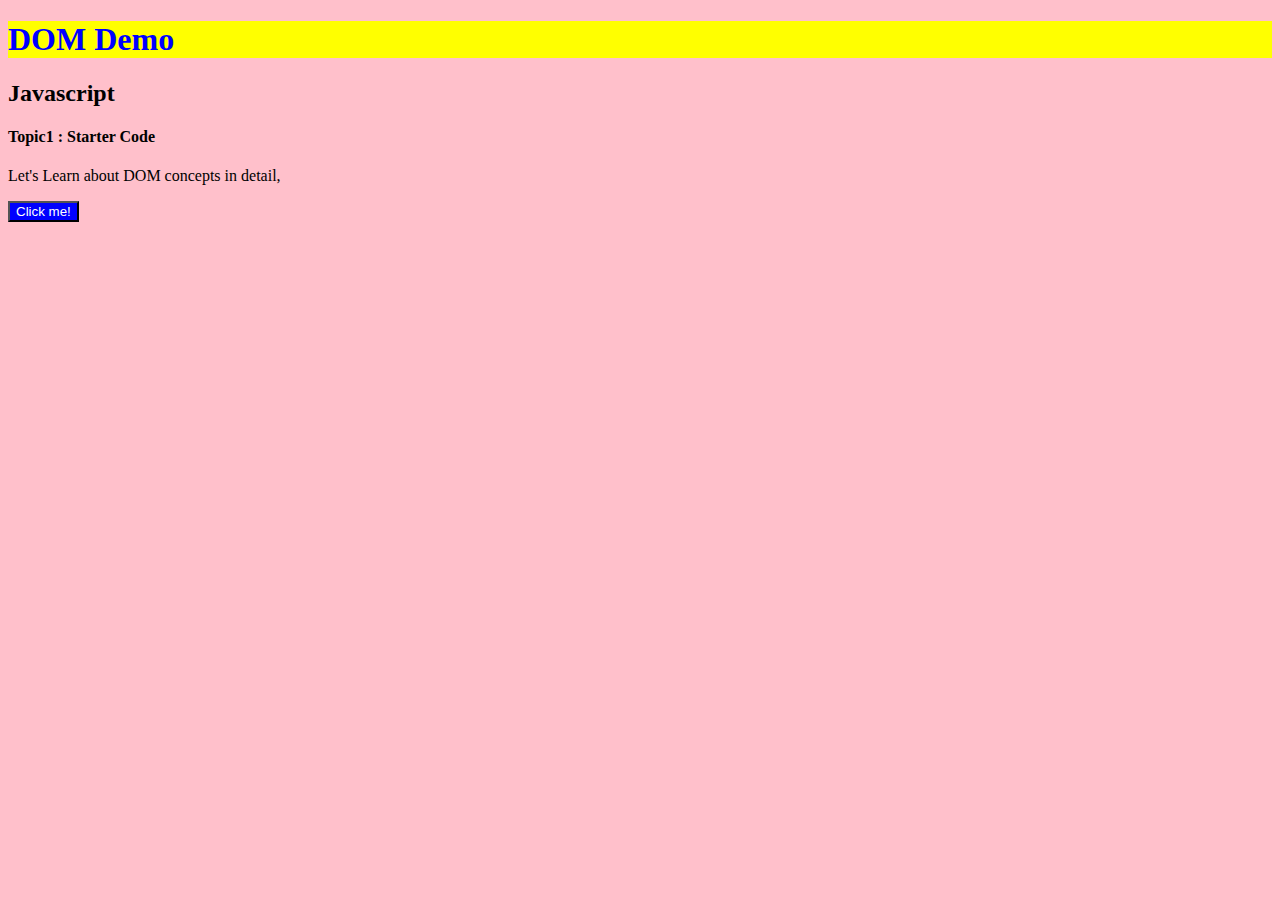
<file: previous tasks/DOM/index.html>
<!DOCTYPE html>
<html lang="en">
<head>
    <meta charset="UTF-8">
    <meta name="viewport" content="width=device-width, initial-scale=1.0">
    <title>Document</title>
    <link rel="stylesheet" href="style.css">
</head>
<body>
    <h1 class="heading-class">DOM Demo</h1>
    <h2 class="heading-class">Javascript</h2>
    <h4 class="heading-class">Topic1 : Starter Code</h4>
    <p>Let's Learn about DOM concepts in detail,</p>
    <button>Click me!</button>
    
    <script src="script.js"></script>
</body>
</html>
</file>
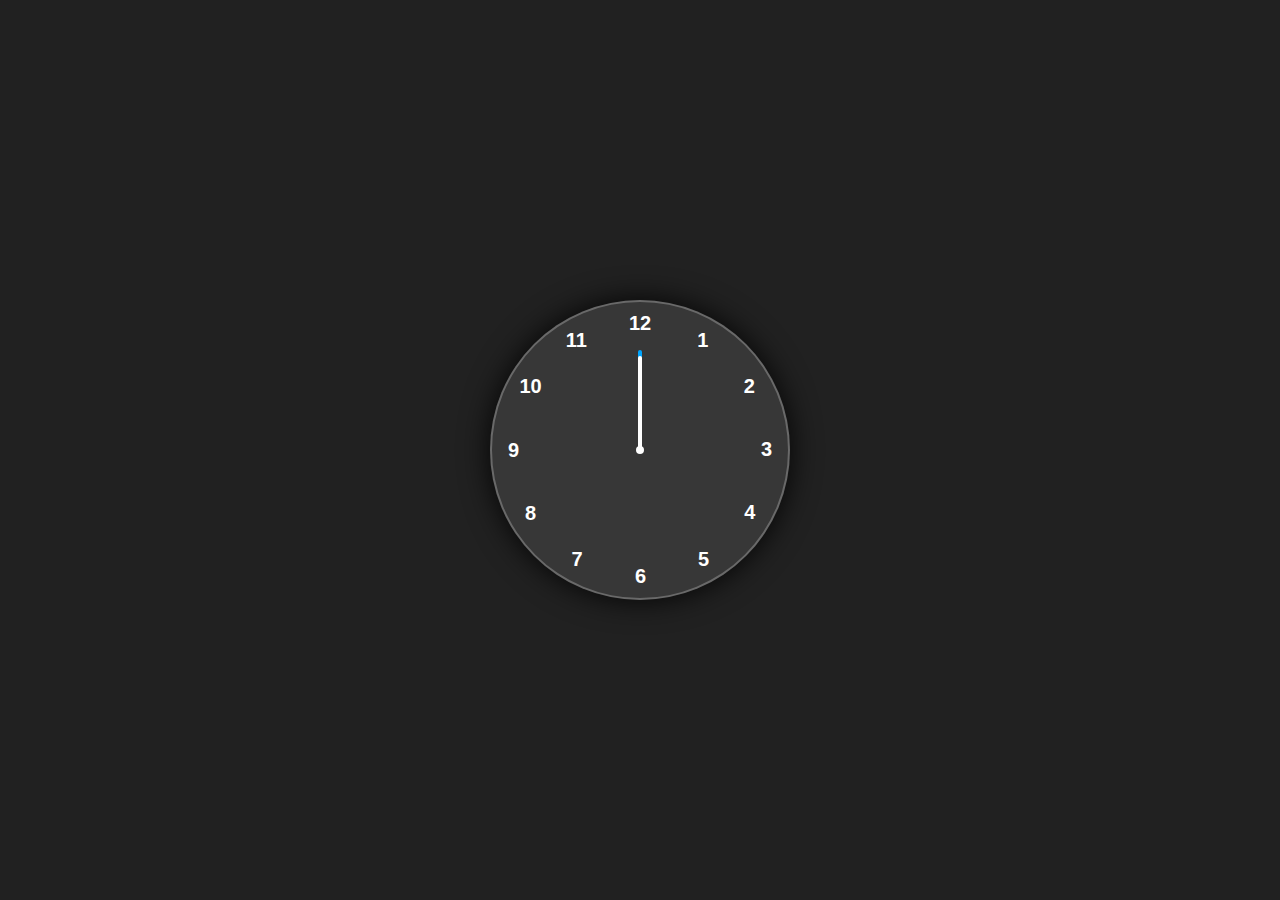
<file: previous tasks/project(analogclock)/index.html>
<!DOCTYPE html>
<html lang="en">
<head>
    <meta charset="UTF-8">
    <meta name="viewport" content="width=device-width, initial-scale=1.0">
    <title>Analog Clock</title>
    <link rel="stylesheet" href="style.css">
</head>
<body>
    <div class="container">
        <div class="clock">

            <div style="--clr:#ff3d58; --h:74px" id="hour" class="hand"><i></i></div>
            <div style="--clr:#00a6ff; --h:100px" id="min" class="hand"><i></i></div>
            <div style="--clr:#ffffff; --h:94px" id="sec" class="hand"><i></i></div>

            <span style="--i:1;"><b>1</b></span>
            <span style="--i:2;"><b>2</b></span>
            <span style="--i:3;"><b>3</b></span>
            <span style="--i:4;"><b>4</b></span>
            <span style="--i:5;"><b>5</b></span>
            <span style="--i:6;"><b>6</b></span>
            <span style="--i:7;"><b>7</b></span>
            <span style="--i:8;"><b>8</b></span>
            <span style="--i:9;"><b>9</b></span>
            <span style="--i:10;"><b>10</b></span>
            <span style="--i:11;"><b>11</b></span>
            <span style="--i:12;"><b>12</b></span>
        </div>
    </div>

    <script src="script.js"></script>
</body>
</html>
</file>
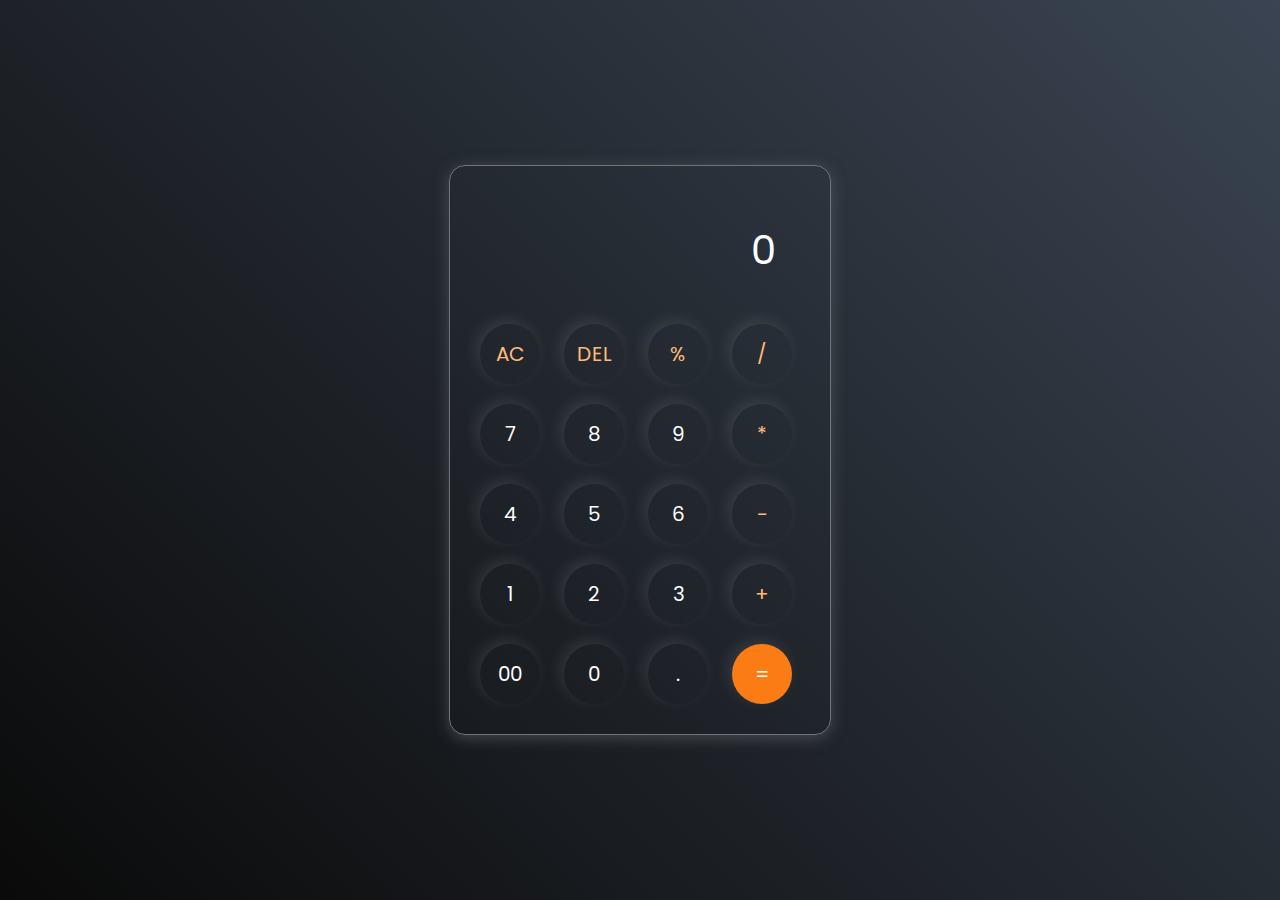
<file: previous tasks/project(Calculator)/index.html>
<!DOCTYPE html>
<html lang="en">
<head>
    <meta charset="UTF-8">
    <meta name="viewport" content="width=device-width, initial-scale=1.0">
    <title>Calculator</title>
    <link rel="stylesheet" href="style.css">
</head>
<body>
    <div class="calculator">
        <input type="text" placeholder="0" id="inputBox">
        <div>
            <button class="operator">AC</button>
            <button class="operator">DEL</button>
            <button class="operator">%</button>
            <button class="operator">/</button>
        </div>
        <div>
            <button>7</button>
            <button>8</button>
            <button>9</button>
            <button class="operator">*</button>
        </div>
        <div>
            <button>4</button>
            <button>5</button>
            <button>6</button>
            <button class="operator">-</button>
        </div>
        <div>
            <button>1</button>
            <button>2</button>
            <button>3</button>
            <button class="operator">+</button>
        </div>
        <div>
            <button>00</button>
            <button>0</button>
            <button>.</button>
            <button class="equalBtn">=</button>
        </div>
    </div>

    <script src="script.js"></script>
</body>
</html>
</file>
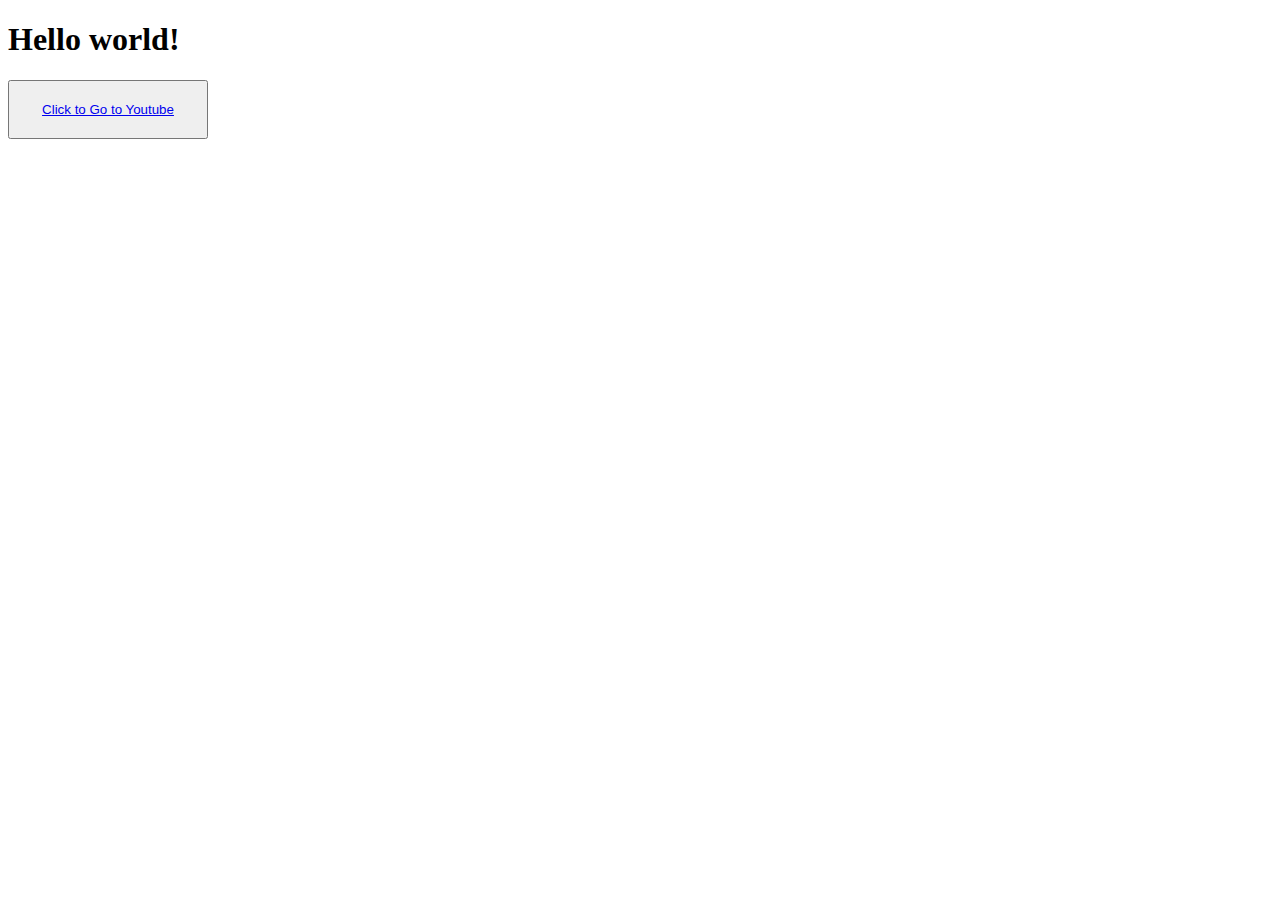
<file: alerts.html>
<!DOCTYPE html>
<html lang="en">
<head>
    <meta charset="UTF-8">
    <meta name="viewport" content="width=device-width, initial-scale=1.0">
    <title>Document</title>
    <style>
        button{
            width: 200px;
            color: #000;
            padding: 20px;
        }
    </style>
</head>
<body>
    <h1>Hello world!</h1>
    <!-- <button><a onclick="alert('Are you sure?')" href="https://www.youtube.com/">Click to Go to Youtube</a></button> -->
    <!-- <button><a onclick="checker()" href="https://www.youtube.com/">Click to Go to Youtube</a></button> -->
    <button class="jumbotron feature" onclick="checker()"><a href="https://www.youtube.com/">Click to Go to Youtube</a></button>

    <!-- <script>alert("Welcome to my website \nIs it working properly?")</script> -->
     <script>
        function checker() {
            var result = confirm('Are You Sure?');
            if(result === false){
                event.preventDefault();
            }
        }
     </script>

</body>
</html>
</file>
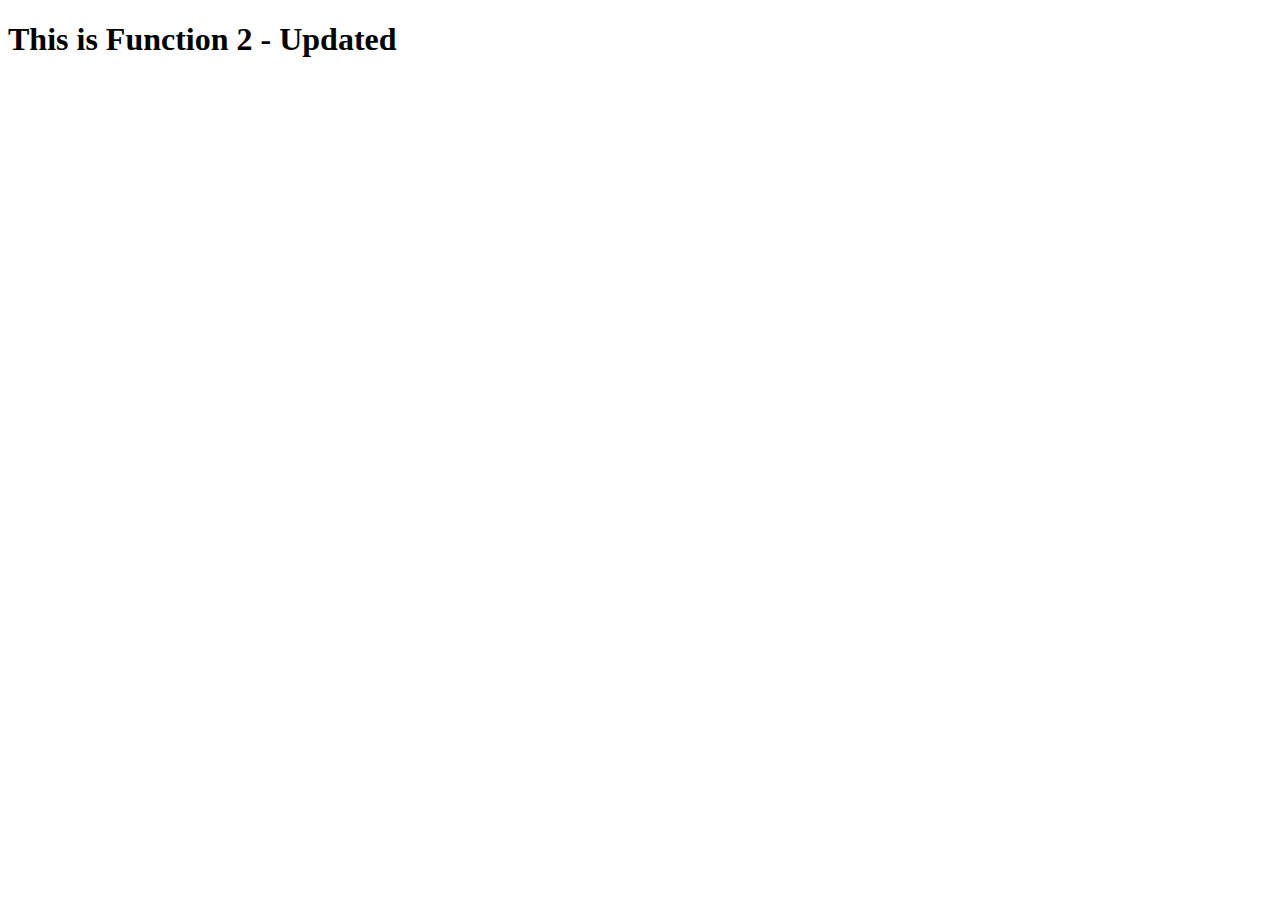
<file: function2.html>
<!DOCTYPE html>
<html lang="en">
<head>
    <meta charset="UTF-8">
    <meta name="viewport" content="width=device-width, initial-scale=1.0">
    <title>Document</title>
</head>
<body>
    <h1 id="title">This is Function 2</h1>

    <script>
        function $(id){
            console.log("ID is : ", id);
            return document.getElementById(id);
        }

        var title = $("title");
        title.innerText = "This is Function 2 - Updated";
    </script>
</body>
</html>
</file>
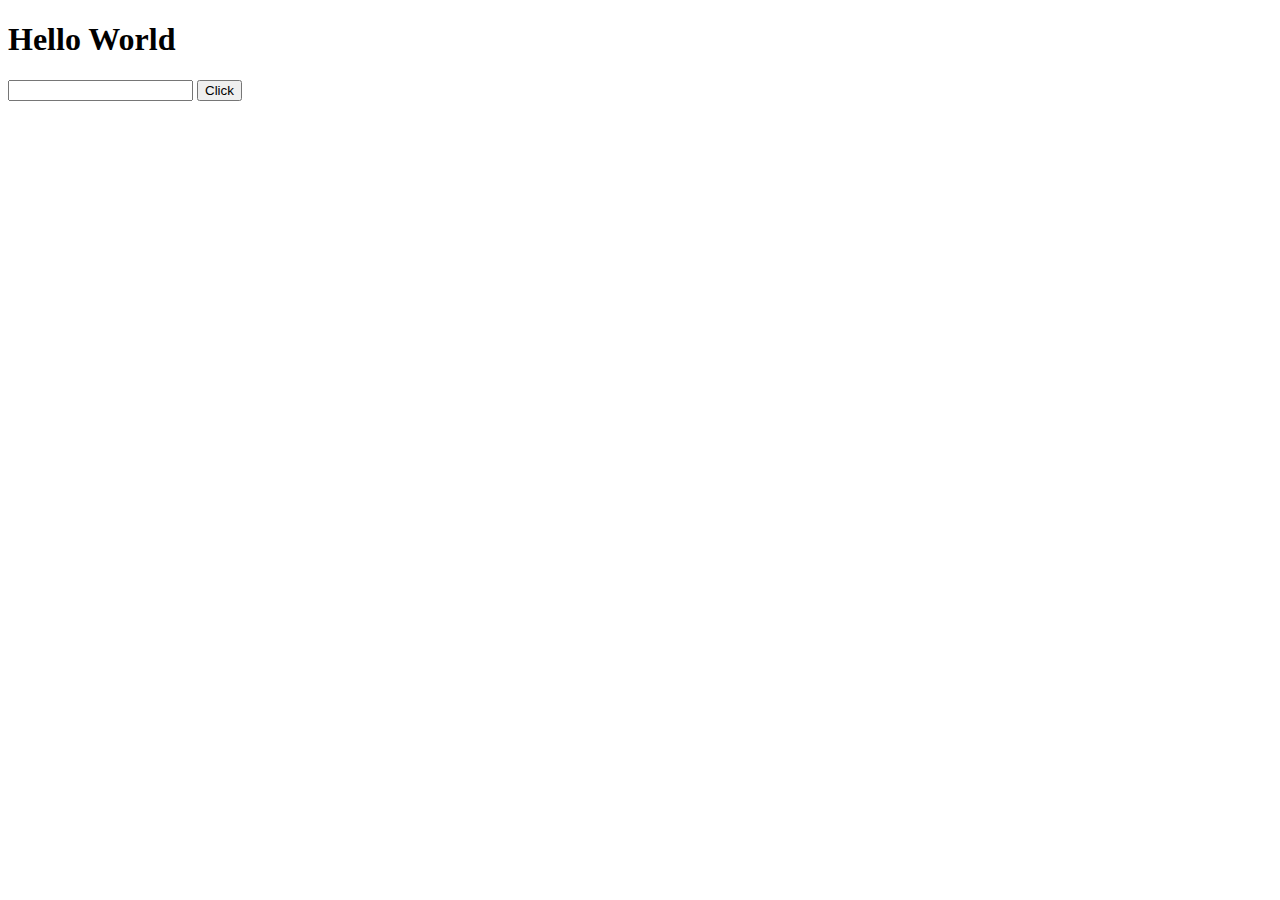
<file: ifelse.html>
<!DOCTYPE html>
<html lang="en">
<head>
    <meta charset="UTF-8">
    <meta name="viewport" content="width=device-width, initial-scale=1.0">
    <title>Document</title>
</head>
<body>
    <h1 id="header">Hello World</h1>
    <input id="inp" type="text"/>
    <button onclick="pressed()">Click</button>

    <script>
        function pressed(){
            var text = document.getElementById("inp").value;
            if(text === "red"){
                document.getElementById("header").style.color = "red";
            } else if(text === "blue"){
                document.getElementById("header").style.color = "blue";
            } else {
                document.getElementById("header").style.color = "black";
            }
        }
    </script>
</body>
</html>
</file>
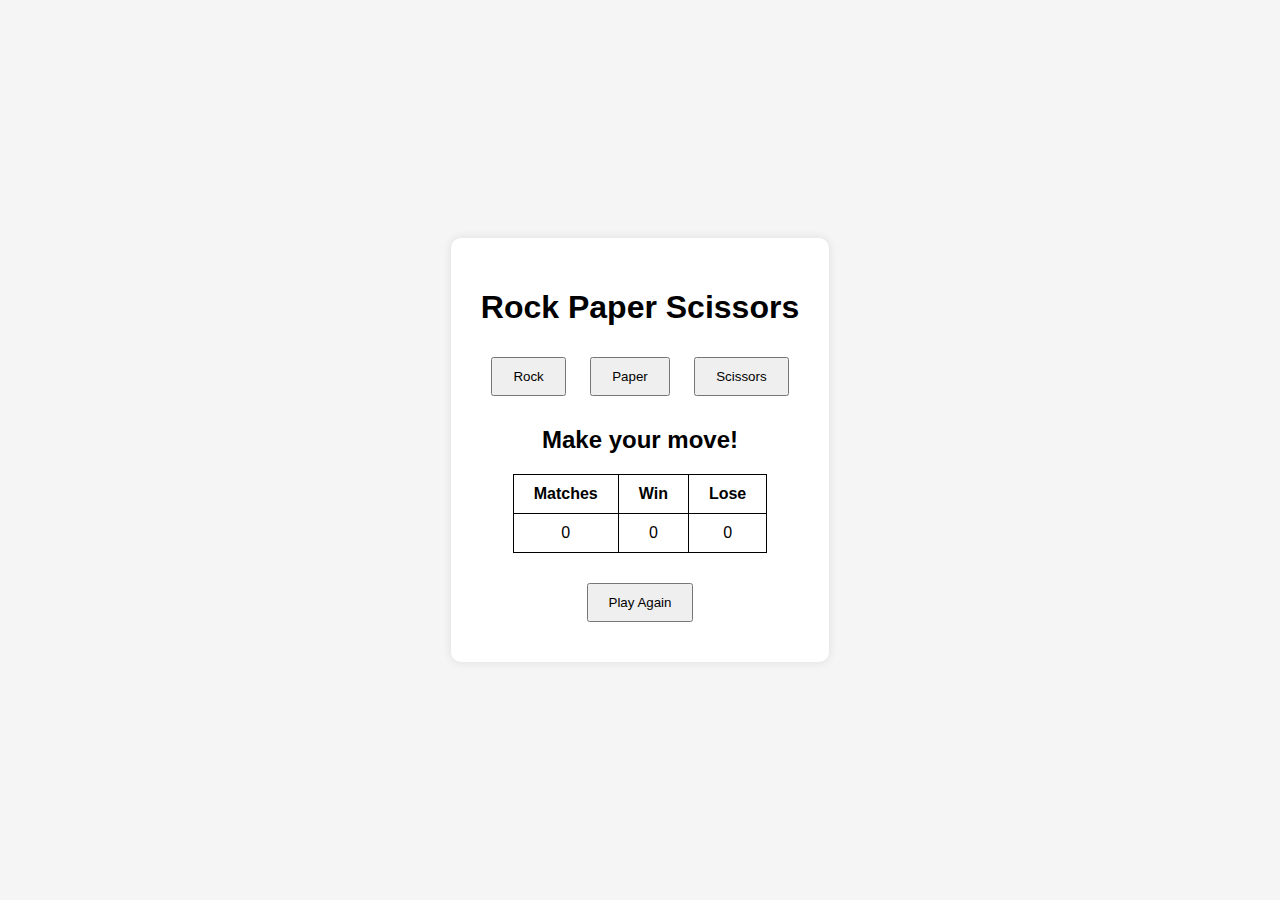
<file: game/game2.html>
<!-- ✊✋✌️ Rock Paper Scissors
Play against computer
Add score tracking (best of 5) -->

<!-- <script>
    function play(userChoice) {
        const choices = ['rock', 'paper', 'scissors']
        const computerChoice = choices[Math.floor(Math.random() * 3)]

        let result = ""

        if (userChoice === computerChoice) {
            result = "It's a Draw!"
        } else if (
            (userChoice === 'rock' && computerChoice === 'scissors') ||
            (userChoice === 'paper' && computerChoice === 'rock') ||
            (userChoice === 'scissors' && computerChoice === 'paper')
        ) {
            result = "You Win!"
        } else {
            result = "You Lose!"
        }

        document.getElementById("result").innerText =
            `You: ${userChoice} | Computer: ${computerChoice} → ${result}`
    }
</script> -->

<!DOCTYPE html>
<html lang="en">
<head>
  <meta charset="UTF-8">
  <title>Rock Paper Scissors</title>

  <style>
    body {
      margin: 0;
      height: 100vh;
      display: flex;
      justify-content: center;
      align-items: center;
      font-family: Arial;
      background: #f5f5f5;
    }

    .game-container {
      text-align: center;
      background: white;
      padding: 30px;
      border-radius: 10px;
      box-shadow: 0 0 10px rgba(0,0,0,0.1);
    }

    button {
      margin: 10px;
      padding: 10px 20px;
      cursor: pointer;
    }

    table {
      margin: 20px auto;
      border-collapse: collapse;
    }

    th, td {
      border: 1px solid black;
      padding: 10px 20px;
    }
  </style>
</head>

<body>

<div class="game-container">

  <h1>Rock Paper Scissors</h1>

  <!-- Buttons -->
  <button onclick="play('rock')">Rock</button>
  <button onclick="play('paper')">Paper</button>
  <button onclick="play('scissors')">Scissors</button>

  <!-- Result -->
  <h2 id="result">Make your move!</h2>

  <!-- Table -->
  <table>
    <tr>
      <th>Matches</th>
      <th>Win</th>
      <th>Lose</th>
    </tr>
    <tr>
      <td id="matches">0</td>
      <td id="wins">0</td>
      <td id="losses">0</td>
    </tr>
  </table>

  <!-- Play Again -->
  <button onclick="resetGame()">Play Again</button>

</div>

<script>
  let matches = 0
  let wins = 0
  let losses = 0

  function play(userChoice) {
    const choices = ['rock', 'paper', 'scissors']
    const computerChoice = choices[Math.floor(Math.random() * 3)]

    let result = ""

    if (userChoice === computerChoice) {
      result = "Draw!"
    } 
    else if (
      (userChoice === 'rock' && computerChoice === 'scissors') ||
      (userChoice === 'paper' && computerChoice === 'rock') ||
      (userChoice === 'scissors' && computerChoice === 'paper')
    ) {
      result = "You Win!"
      wins++
    } 
    else {
      result = "You Lose!"
      losses++
    }

    matches++

    // Update UI
    document.getElementById("result").innerText =
      `You: ${userChoice} | Computer: ${computerChoice} → ${result}`

    document.getElementById("matches").innerText = matches
    document.getElementById("wins").innerText = wins
    document.getElementById("losses").innerText = losses
  }

  function resetGame() {
    matches = 0
    wins = 0
    losses = 0

    document.getElementById("matches").innerText = 0
    document.getElementById("wins").innerText = 0
    document.getElementById("losses").innerText = 0
    document.getElementById("result").innerText = "Make your move!"
  }
</script>

</body>
</html>
</file>
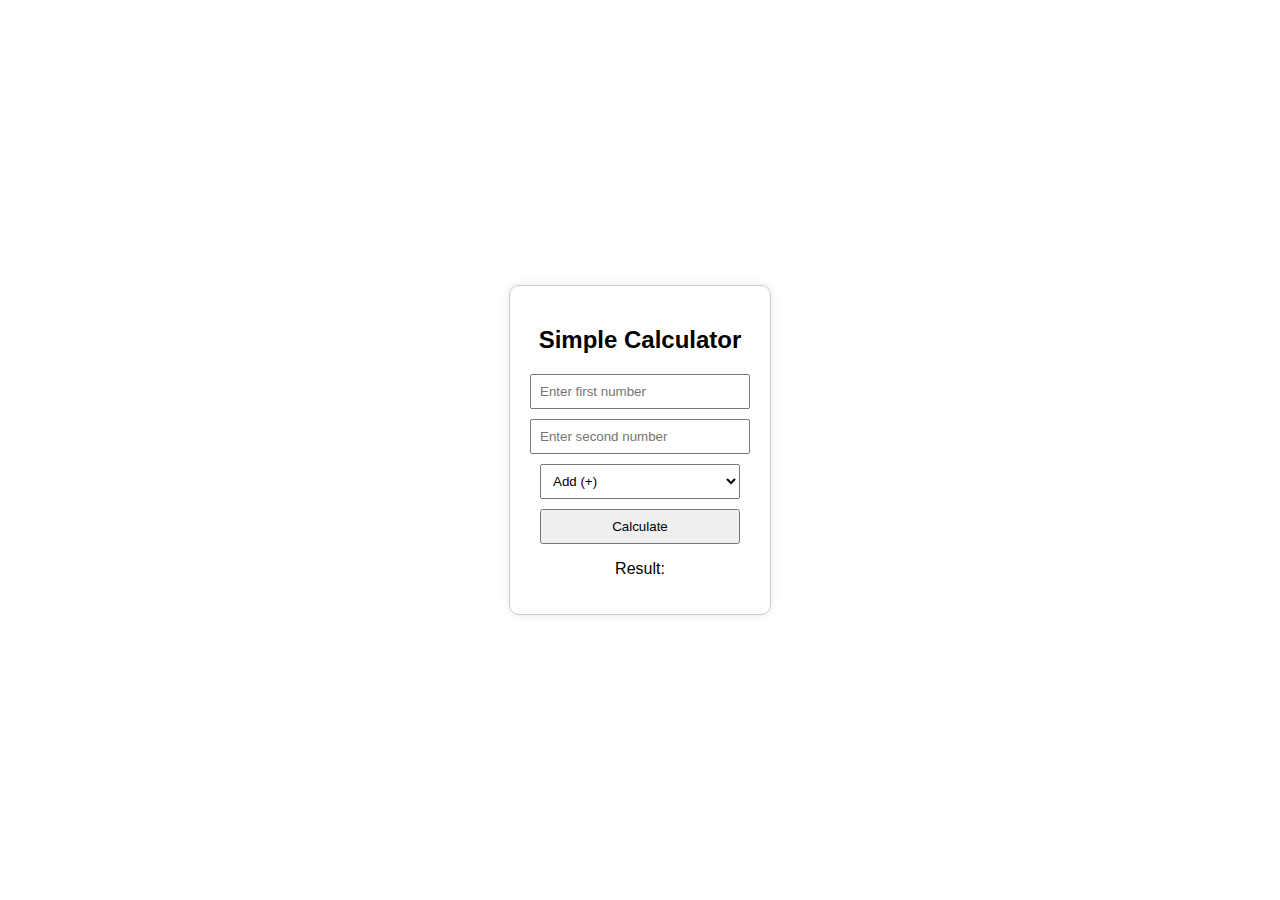
<file: game/game3.html>
<!DOCTYPE html>
<html lang="en">

<head>
    <meta charset="UTF-8">
    <meta name="viewport" content="width=device-width, initial-scale=1.0">
    <title>Game 3</title>

    <style>
        body {
            display: flex;
            justify-content: center;
            /* horizontal center */
            align-items: center;
            /* vertical center */
            height: 100vh;
            /* full screen height */
            margin: 0;
            font-family: Arial, sans-serif;
        }

        .calculator {
            text-align: center;
            padding: 20px;
            border: 1px solid #ccc;
            border-radius: 10px;
            box-shadow: 0 0 10px rgba(0, 0, 0, 0.1);
        }

        input,
        select,
        button {
            display: block;
            margin: 10px auto;
            padding: 8px;
            width: 200px;
        }
    </style>
</head>

<body>
    <div class="calculator">
        <h2>Simple Calculator</h2>
        <input type="number" id="num1" placeholder="Enter first number">
        <input type="number" id="num2" placeholder="Enter second number">

        <select id="opeartors">
            <option value="+">Add (+)</option>
            <option value="-">Subtract (-)</option>
            <option value="*">Multiply (*)</option>
            <option value="/">Divide (/)</option>
        </select>

        <button onclick="calculate()">Calculate</button>
        <p id="result">Result: </p>
    </div>

    <script>
        function calculate() {
            const num1 = parseFloat(document.getElementById('num1').value);
            const num2 = parseFloat(document.getElementById('num2').value);
            const opeartors = document.getElementById('opeartors').value;

            if (isNaN(num1) || isNaN(num2)) {
                document.getElementById('result').innerText = 'Please enter valid numbers.';
                return;
            }

            let result;
            switch (opeartors) {
                case '+':
                    result = num1 + num2;
                    break;
                case '-':
                    result = num1 - num2;
                    break;
                case '*':
                    result = num1 * num2;
                    break;
                case '/':
                    if (num2 === 0) {
                        document.getElementById('result').innerText = 'Cannot divide by zero';
                        return;
                    }
                    result = num1 / num2;
                    break;
                default:
                    result = 'Invalid opeartors';
            }
            document.getElementById('result').innerText = 'Result: ' + num1 + ' ' + opeartors + ' ' + num2 + ' = ' + result;
        }

    </script>
</body>

</html>
</file>
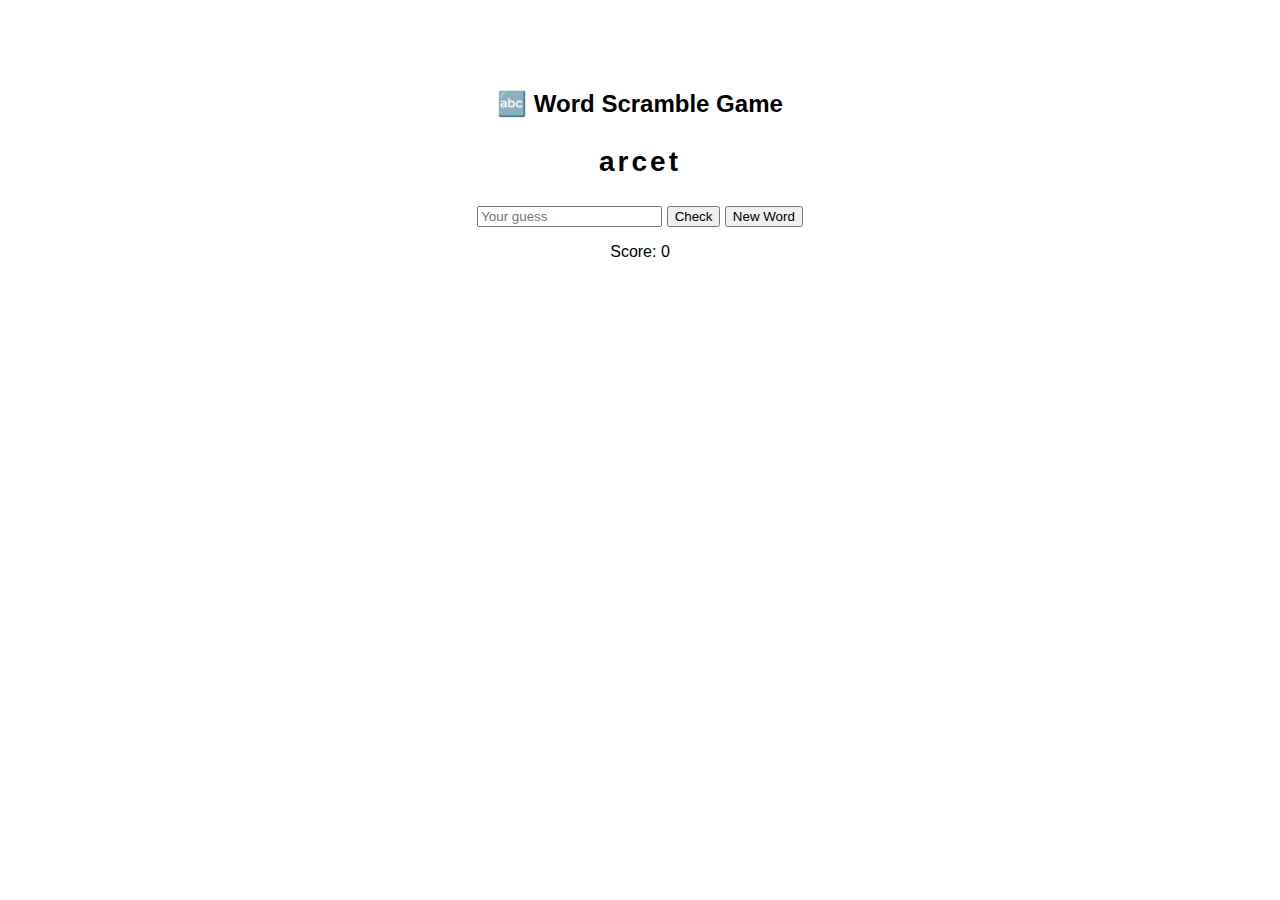
<file: game/game4.html>
<!DOCTYPE html>
<html lang="en">

<head>
    <meta charset="UTF-8">
    <title>Word Scramble Game</title>
</head>

<style>
    body {
        font-family: Arial;
        text-align: center;
        margin-top: 50px;
    }

    .game {
        padding: 20px;
    }

    #scrambled-word {
        font-size: 28px;
        font-weight: bold;
        letter-spacing: 3px;
    }
</style>

<body>

    <div class="game">
        <h2>🔤 Word Scramble Game</h2>

        <p id="scrambled-word">word</p>

        <input type="text" id="user-input" placeholder="Your guess">

        <button onclick="checkAnswer()">Check</button>
        <button onclick="newWord()">New Word</button>

        <p id="result"></p>
        <p id="score">Score: 0</p>
    </div>


    <script>
        const words = ["javascript", "design", "html", "coding", "react", "developer"];

        let currentWord = "";
        let scrambledWord = "";
        let score = 0;

        // Shuffle function
        function shuffleWord(word) {
            return word
                .split("")
                .sort(() => Math.random() - 0.5)
                .join("");
        }

        // Pick new word
        function newWord() {
            const randomIndex = Math.floor(Math.random() * words.length);
            currentWord = words[randomIndex];

            scrambledWord = shuffleWord(currentWord);

            document.getElementById("scrambled-word").innerText = scrambledWord;
            document.getElementById("user-input").value = "";
            document.getElementById("result").innerText = "";
        }

        // Check answer
        function checkAnswer() {
            const userGuess = document.getElementById("user-input").value.toLowerCase();

            if (userGuess === currentWord) {
                document.getElementById("result").innerText = "✅ Correct!";
                score++;
            } else {
                document.getElementById("result").innerText = "❌ Try again!";
            }

            document.getElementById("score").innerText = "Score: " + score;
        }

        // Load first word
        newWord();
    </script>
</body>

</html>
</file>
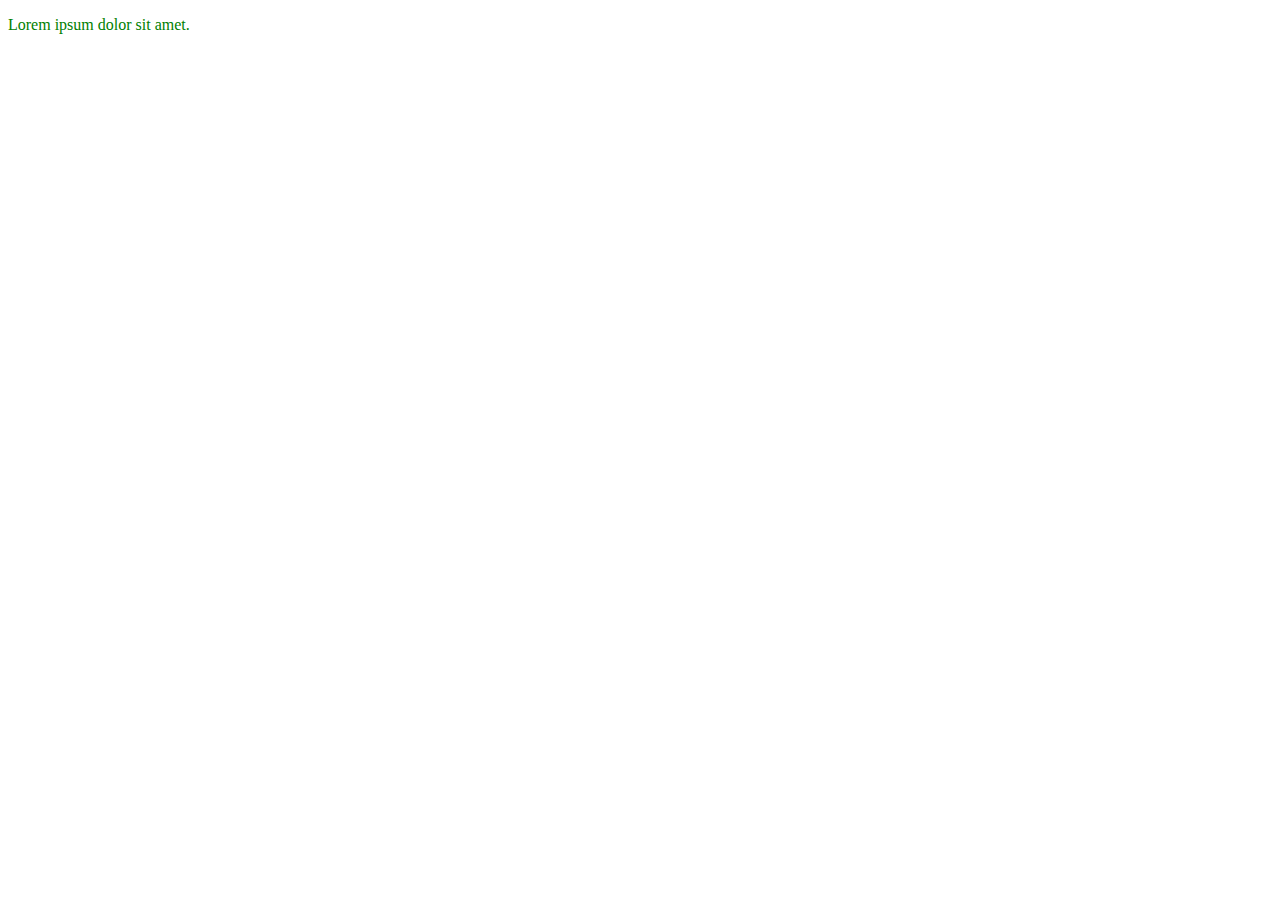
<file: practicefiles/DOM2.html>
<!-- Create a variable paragraph and set its value to the p element in the HTML document. Then change the text of the paragraph to "Lorem ipsum dolor sit amet." Change the color of the text to green. -->
<!DOCTYPE html>
<html lang="en">
<head>
    <meta charset="UTF-8">
    <meta name="viewport" content="width=device-width, initial-scale=1.0">
    <title>DOM Practice 2</title>
</head>
<body>
    <p>Hello This is a Dummy Text</p>

    <script>
        const paragraph = document.querySelector('p');
        paragraph.textContent = "Lorem ipsum dolor sit amet.";
        paragraph.style.color = "green";
    </script>
</body>
</html>
</file>
<file: previous tasks/DOM/style.css>
h1{
    color: blue;
    background-color: yellow;
}
body{
    background-color: pink;
}
button{
    background-color: blue;
    color: white;
}
</file>
<file: previous tasks/project(analogclock)/style.css>
*{
    margin: 0;
    padding: 0;
    box-sizing: border-box;
    font-family: sans-serif;
    color: white;
}

body{
    display: flex;
    justify-content: center;
    align-items: center;
    min-height: 100vh;
    background-color: #212121;
}

.container{
    position: relative;
}

.clock{
    width: 300px;
    height: 300px;
    border-radius: 50%;
    background-color: rgba(255, 255, 255, 0.1);
    border: 2px solid rgba(255, 255, 255, 0.25);
    box-shadow: 0px 0px 30px rgba(0, 0, 0, 0.9);
    display: flex;
    justify-content: center;
    align-items: center;
}

.clock span{
    position: absolute;
    transform: rotate(calc(30deg * var(--i)));
    inset: 12px;
    text-align: center;
}

.clock span b{
    transform: rotate(calc(-30deg * var(--i)));
    display: inline-block;
    font-size: 20px;
}

.clock::before{
    content: '';
    position: absolute;
    width: 8px;
    height: 8px;
    border-radius: 50%;
    background-color: #fff;
    z-index: 2;
}

.hand{
    position: absolute;
    display: flex;
    justify-content: center;
    align-items: flex-end;
}

.hand i{
    position: absolute;
    background-color: var(--clr);
    width: 4px;
    height: var(--h);
    border-radius: 10px;
}
</file>
<file: previous tasks/project(Calculator)/style.css>
@import url('https://fonts.googleapis.com/css2?family=Poppins:ital,wght@500&display=swap');

*{
    margin: 0;
    padding: 0;
    box-sizing: border-box;
    font-family: 'Poppins', sans-serif;
}

body{
    width: 100%;
    height: 100vh;
    display: flex;
    justify-content: center;
    align-items: center;
    background: linear-gradient(45deg, #0a0a0a, #3a4452);
}

.calculator{
    border: 1px solid #717377;
    padding: 20px;
    border-radius: 16px;
    background: transparent;
    box-shadow: 0px 3px 15px rgba(113,115, 119, 0.5);    
}

input{
    width: 320px;
    border: none;
    padding: 24px;
    margin: 10px;
    background: transparent;
    box-shadow: 0px 3px 15px rgbs(84, 84, 84, 0.1);
    font-size: 40px;
    text-align: right;
    cursor: pointer;
    color: #ffffff;
}

input::placeholder{
    color: #ffffff;
}

button{
    border: none;
    width: 60px;
    height: 60px;
    margin: 10px;
    border-radius: 50%;
    background: transparent;
    color: #ffffff;
    font-size: 20px;
    box-shadow: -4px -4px 15px rgba(255, 255, 255, 0.1);
    cursor: pointer;
}

.equalBtn{
    background-color: #fb7c14;
}

.operator{
    color: rgb(255, 187, 119);
}
</file>
